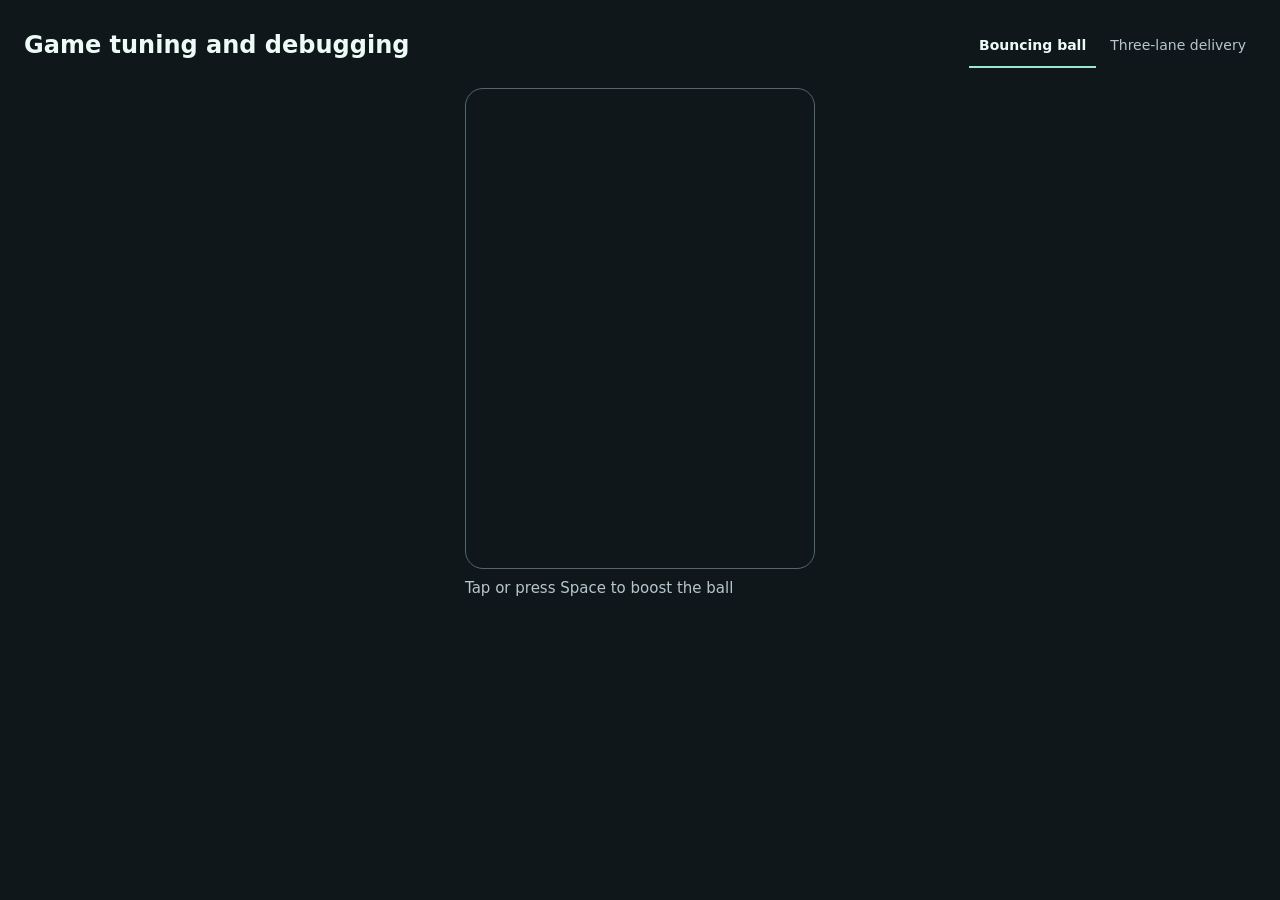
<file: index.html>
<!doctype html>
<html lang="ja">
<head>
  <meta charset="utf-8">
  <meta name="viewport" content="width=device-width, initial-scale=1">
  <meta http-equiv="refresh" content="0; url=assets/web/demo.html">
  <title>Game Debug Workbench · Demo / 見本</title>
</head>
<body>
  <p><a href="assets/web/demo.html"><span lang="en">Open the ball demo</span> / ボールの反発の見本を開く</a></p>
</body>
</html>
</file>
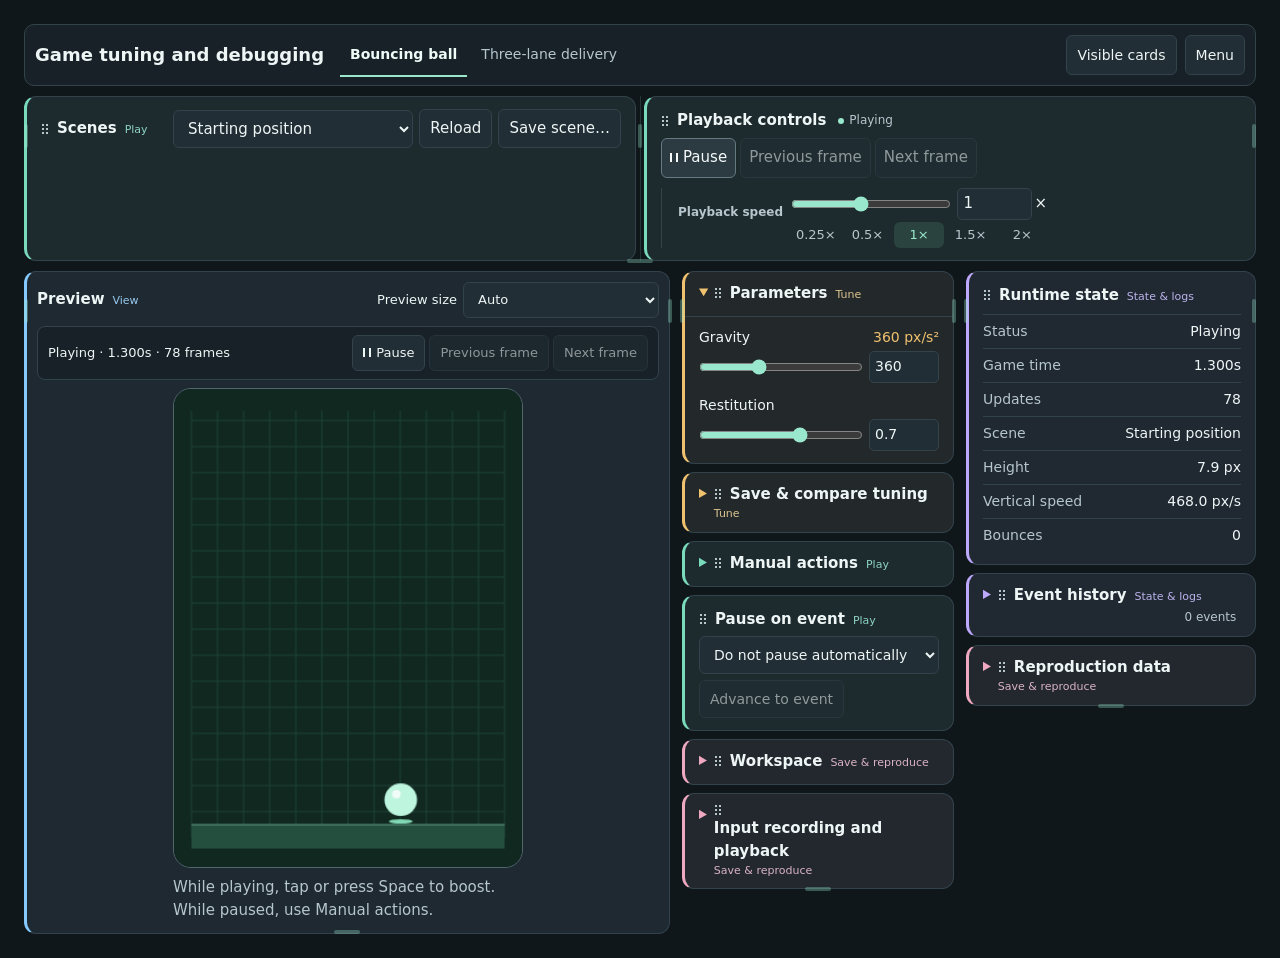
<file: assets/web/demo.html>
<!doctype html>
<html lang="en">
<head>
  <meta charset="utf-8">
  <meta name="viewport" content="width=device-width, initial-scale=1">
  <title>Game tuning and debugging</title>
  <link rel="stylesheet" href="debug-workbench.css">
  <link rel="stylesheet" href="workbench-board.css">
  <style>
    * { box-sizing: border-box; }
    body { margin: 0; background: #10171b; color: #edfbf7; font: 15px/1.55 system-ui, sans-serif; }
    main { margin: 0; padding: 24px; }
    .preview { width: min(100%, 350px); margin-inline: auto; }
    canvas { display: block; width: 100%; height: auto; border: 1px solid #52676b; border-radius: 18px; touch-action: none; }
    canvas:focus-visible { outline: 2px solid #99e8cd; outline-offset: 3px; }
    .gdw-viewport-fixed .preview { display: grid; grid-template-rows: minmax(0, 1fr) auto; width: 100%; height: 100%; }
    .gdw-viewport-fixed canvas { height: 100%; width: 100%; object-fit: contain; background: #112820; }
    .preview p { margin: 8px 0 0; color: #b6c6cd; }
    .gdw-viewport:not(.gdw-viewport-fixed) .preview > canvas { max-height: max(100px, calc(100dvh - 210px)); object-fit: contain; }
    @media (max-width: 540px) { main { padding: 14px; } .preview { width: min(100%, 280px); } }
  </style>
</head>
<body class="gdw-demo">
  <main>
    <header class="gdw-demo-header" data-gdw-page-header>
      <h1>Game tuning and debugging</h1>
      <nav aria-label="Choose a demo">
        <span aria-current="page">Bouncing ball</span>
        <a href="lane-demo.html">Three-lane delivery</a>
      </nav>
    </header>
    <div class="preview">
      <canvas width="320" height="440" tabindex="0" aria-label="Bouncing ball preview"></canvas>
      <p data-play-hint>Tap or press Space to boost the ball</p>
    </div>
  </main>
  <script src="workbench-board.js"></script>
  <script src="workbench-replay.js"></script>
  <script src="debug-workbench.js"></script>
  <script src="demo.js"></script>
</body>
</html>
</file>
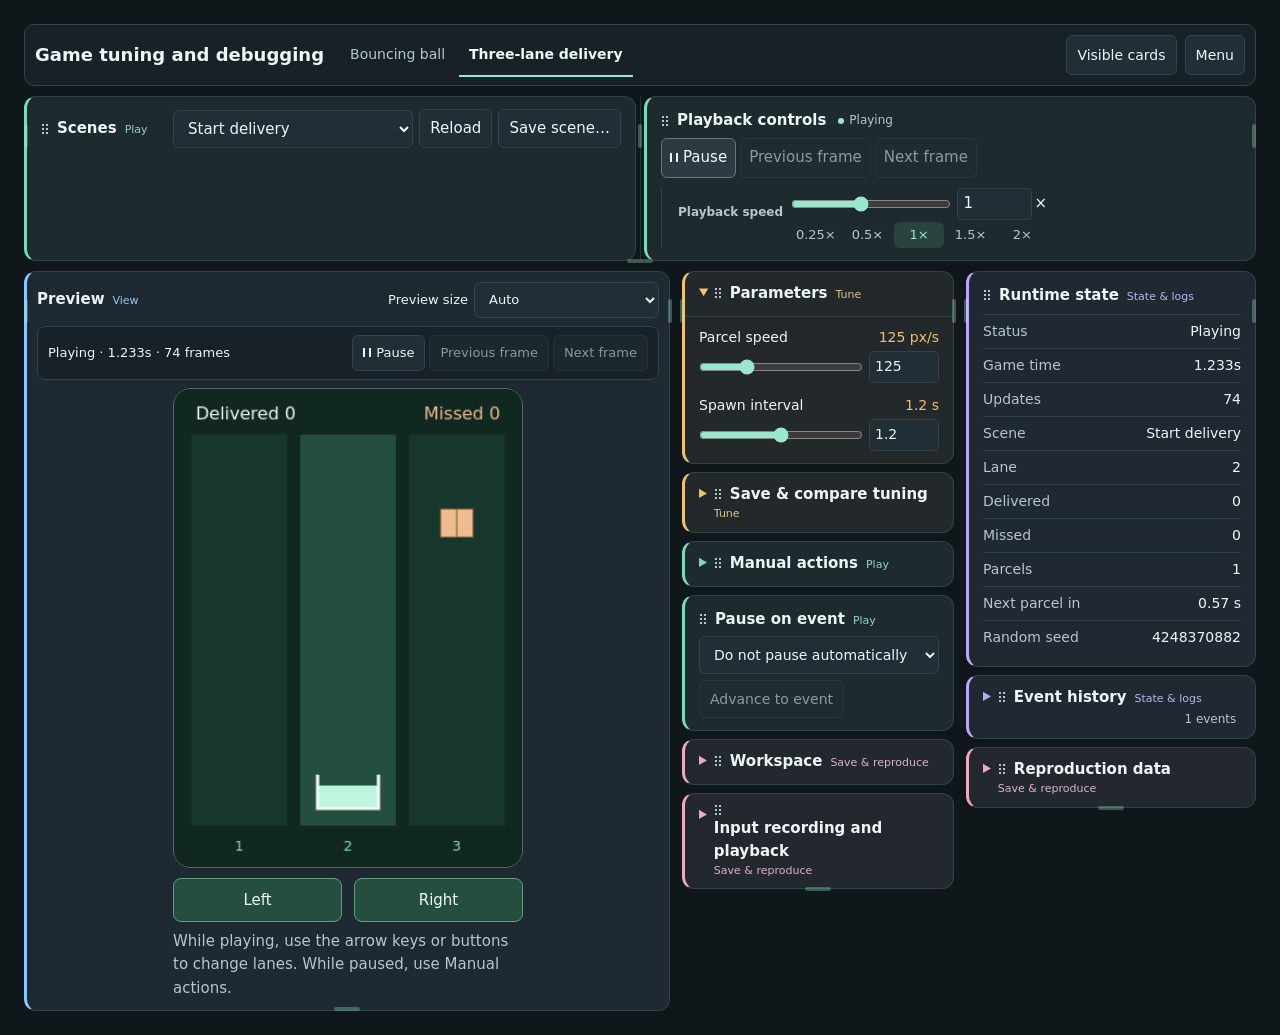
<file: assets/web/lane-demo.html>
<!doctype html>
<html lang="en">
<head>
  <meta charset="utf-8">
  <meta name="viewport" content="width=device-width, initial-scale=1">
  <title>Three-lane delivery · Debug demo</title>
  <link rel="stylesheet" href="debug-workbench.css">
  <link rel="stylesheet" href="workbench-board.css">
  <style>
    * { box-sizing: border-box; }
    body { margin: 0; background: #10171b; color: #edfbf7; font: 15px/1.55 system-ui, sans-serif; }
    main { margin: 0; padding: 24px; }
    .preview { width: min(100%, 350px); margin-inline: auto; }
    canvas { display: block; width: 100%; height: auto; border: 1px solid #52676b; border-radius: 18px; touch-action: none; }
    canvas:focus-visible, .lane-controls button:focus-visible { outline: 2px solid #99e8cd; outline-offset: 3px; }
    .lane-controls { display: flex; gap: 12px; margin-top: 10px; }
    .lane-controls button { flex: 1; min-height: 44px; color: #edfbf7; background: #244e3e; border: 1px solid #639d86; border-radius: 8px; font: inherit; cursor: pointer; }
    .preview p { margin: 8px 0 0; color: #b6c6cd; }
    .gdw-viewport:not(.gdw-viewport-fixed) .preview > canvas { max-height: max(100px, calc(100dvh - 280px)); object-fit: contain; }
    .gdw-viewport-fixed .preview { display: grid; grid-template-rows: minmax(0, 1fr) auto auto; width: 100%; height: 100%; }
    .gdw-viewport-fixed canvas { height: 100%; width: 100%; object-fit: contain; background: #112820; }
    @media (max-width: 540px) { main { padding: 14px; } .preview { width: min(100%, 280px); } }
  </style>
</head>
<body class="gdw-demo">
  <main>
    <header class="gdw-demo-header" data-gdw-page-header>
      <h1>Game tuning and debugging</h1>
      <nav aria-label="Choose a demo">
        <a href="demo.html">Bouncing ball</a>
        <span aria-current="page">Three-lane delivery</span>
      </nav>
    </header>
    <div class="preview">
      <canvas width="320" height="440" tabindex="0" aria-label="Three-lane delivery. Use the left and right arrow keys to catch parcels."></canvas>
      <div class="lane-controls" aria-label="Delivery controls">
        <button type="button" data-move="-1">Left</button>
        <button type="button" data-move="1">Right</button>
      </div>
      <p data-play-hint>Use the arrow keys or buttons to move under the parcels</p>
    </div>
  </main>
  <script src="workbench-board.js"></script>
  <script src="workbench-replay.js"></script>
  <script src="debug-workbench.js"></script>
  <script src="lane-demo.js"></script>
</body>
</html>
</file>
<file: assets/web/debug-workbench.css>
.gdw-demo-header {
  display: flex;
  flex-wrap: wrap;
  align-items: center;
  justify-content: space-between;
  gap: 8px 24px;
  min-width: 0;
  margin-bottom: 20px;
}
.gdw-demo-header h1 {
  margin: 0;
  font: 700 clamp(20px, 2vw, 24px)/1.4 system-ui, sans-serif;
  overflow-wrap: anywhere;
}
.gdw-demo-header nav {
  display: flex;
  flex-wrap: wrap;
  align-items: center;
  gap: 4px;
  margin: 0;
  font: 14px/1.5 system-ui, sans-serif;
}
.gdw-demo-header nav > :is(a, span) {
  display: inline-flex;
  align-items: center;
  min-height: 44px;
  padding: 8px 10px;
  border-bottom: 2px solid transparent;
  color: #b6c6cd;
  text-decoration: none;
}
.gdw-demo-header nav > [aria-current="page"] {
  border-bottom-color: #99e8cd;
  color: #edfbf7;
  font-weight: 700;
}
.gdw-demo-header nav > a:hover { color: #99e8cd; background: #222e35; }
.gdw-demo-header nav > a:focus-visible { outline: 2px solid #99e8cd; outline-offset: 2px; }
.gdw-header-row > .gdw-demo-header { margin: 0; flex-wrap: nowrap; justify-content: flex-start; gap: 16px; }
.gdw-header-row > .gdw-demo-header h1 { font-size: 18px; white-space: nowrap; }
.gdw-header-row .gdw-demo-header nav { width: auto; flex-wrap: nowrap; white-space: nowrap; }
.gdw-demo .gdw-header-menu nav { display: flex; flex-wrap: wrap; gap: 8px; margin: 0 0 12px; }
.gdw-demo .gdw-header-menu nav > * { display: inline-block; padding: 6px 8px; }
.gdw-demo .gdw-header-menu nav [aria-current] { border-bottom: 2px solid var(--gdw-accent); }
@media (max-width: 540px) {
  .gdw-demo-header { gap: 8px; }
  .gdw-demo-header nav { width: 100%; }
  .gdw-header-compact .gdw-demo-header h1 { font-size: 16px; overflow: hidden; text-overflow: ellipsis; }
}

.game-debug-workbench {
  --gdw-panel: #182127;
  --gdw-border: #33434c;
  --gdw-muted: #b6c6cd;
  --gdw-accent: #99e8cd;
  display: grid;
  grid-template-columns: minmax(215px, 272px) minmax(0, 1fr) minmax(230px, 290px);
  grid-template-areas: "controls preview observer";
  gap: 18px;
  align-items: start;
}
.gdw-controls, .gdw-observer {
  color: #edf5f5;
  font: 14px/1.5 system-ui, sans-serif;
  color-scheme: dark;
}
.gdw-controls *, .gdw-observer * { box-sizing: border-box; }
.gdw-controls { grid-area: controls; }
.gdw-observer { grid-area: observer; }
.gdw-controls, .gdw-observer { display: grid; gap: 8px; min-width: 0; align-content: start; }
.gdw-controls[hidden] { display: none; }
.game-debug-workbench:not(.gdw-custom-board):has(> .gdw-controls[hidden]) {
  grid-template-columns: minmax(0, 1fr) minmax(0, 290px);
  grid-template-areas: "preview observer";
}
.gdw-stage {
  grid-area: preview;
  display: flex;
  flex-direction: column;
  min-width: 0;
  min-height: 0;
  max-height: calc(100vh - 32px);
  max-height: calc(100dvh - 32px);
}
.gdw-preview-body { width: 100%; min-height: 0; overflow: auto; overscroll-behavior: contain; }
.gdw-preview-body:focus-visible { outline: 2px solid var(--gdw-accent); outline-offset: -2px; }
.gdw-preview-time {
  box-sizing: border-box;
  display: flex;
  flex-wrap: wrap;
  align-items: center;
  justify-content: space-between;
  gap: 6px 12px;
  flex: none;
  width: 100%;
  padding: 8px 10px;
  color: #edf5f5;
  background: var(--gdw-panel);
  border: 1px solid var(--gdw-border);
  border-radius: 8px;
  font: 13px/1.4 system-ui, sans-serif;
  color-scheme: dark;
}
.gdw-preview-time * { box-sizing: border-box; }
.gdw-preview-time .gdw-buttons { flex-wrap: wrap; gap: 4px; margin: 0; }
.gdw-preview-time .gdw-buttons button {
  flex: 0 0 auto;
  min-width: 0;
  min-height: 36px;
  padding: 5px 10px;
  border: 1px solid var(--gdw-border);
  border-radius: 6px;
  color: inherit;
  background: #222e35;
  font: inherit;
  cursor: pointer;
}
.gdw-preview-time button:disabled { cursor: default; }
.gdw-preview-time button:not(:disabled):hover { border-color: var(--gdw-accent); }
.gdw-preview-time :focus-visible { outline: 2px solid var(--gdw-accent); outline-offset: 2px; }
.gdw-preview-timing { margin: 0; font-variant-numeric: tabular-nums; }
.gdw-preview-time + .gdw-preview-body { margin-top: 8px; }
/* 領域に高さ上限があっても、操作列を残して本文だけをスクロールする。 */
.gdw-custom-board [data-gdw-lane] .gdw-stage {
  max-height: calc(100vh - 32px);
  max-height: calc(100dvh - 32px);
}
.gdw-custom-board [data-gdw-lane].gdw-capped .gdw-stage {
  /* 上限が操作列より低い場合も、領域をスクロールすればゲームに届く。 */
  max-height: max(16rem, min(calc(100vh - 32px), calc(var(--gdw-height) - 2px)));
  max-height: max(16rem, min(calc(100dvh - 32px), calc(var(--gdw-height) - 2px)));
}
:is(.gdw-controls, .gdw-observer) section, section[data-gdw-card] {
  padding: 12px 14px;
  background: var(--gdw-panel);
  border: 1px solid var(--gdw-border);
  border-radius: 12px;
}
:is(.gdw-controls :is(section, .gdw-fold-body), section[data-gdw-card], section[data-gdw-card] .gdw-fold-body) > button { margin: 0 6px 4px 0; }
:is(.gdw-controls, .gdw-observer, [data-gdw-card]) h2 { margin: 0 0 8px; font-size: 15px; }
.game-debug-workbench .gdw-foldable { padding: 0; }
.gdw-foldable > details > summary {
  padding: 10px 14px;
  min-height: 44px;
  cursor: pointer;
  border-radius: 11px;
}
.gdw-foldable > details > summary:hover { background: #222e35; }
.gdw-foldable > details > summary:focus-visible { outline-offset: -3px; }
.gdw-foldable summary::marker { color: var(--gdw-accent); }
[data-gdw-genre="view"] { --gdw-genre-ink: #86c9ff; }
[data-gdw-genre="play"] { --gdw-genre-ink: #79dbbc; }
[data-gdw-genre="tune"] { --gdw-genre-ink: #f0c16e; }
[data-gdw-genre="inspect"] { --gdw-genre-ink: #bea8fb; }
[data-gdw-genre="save"] { --gdw-genre-ink: #eea8bf; }

.game-debug-workbench :is(section, .gdw-stage)[data-gdw-genre] {
  border-inline-start: 3px solid var(--gdw-genre-ink);
  background-color: color-mix(in srgb, var(--gdw-genre-ink) 5%, var(--gdw-panel));
}
.gdw-card-heading {
  display: flex;
  flex-wrap: wrap;
  align-items: baseline;
  gap: 1px 8px;
}
.gdw-card-heading .gdw-genre-name {
  color: color-mix(in srgb, var(--gdw-genre-ink) 65%, var(--gdw-muted));
  font-size: 11px;
  font-weight: 500;
  line-height: 1.4;
  white-space: nowrap;
}
.gdw-card-header {
  display: flex;
  flex-wrap: wrap;
  align-items: center;
  gap: 6px 14px;
  min-width: 0;
}
.game-debug-workbench .gdw-card-header > .gdw-card-heading {
  flex: 1 1 auto;
  min-width: 0;
  margin: 0;
}
.gdw-card-header > :is(.gdw-buttons, .gdw-choice-row) {
  flex: 0 1 auto;
  min-width: 0;
  max-width: 100%;
  margin: 0;
}
.gdw-card-header > .gdw-choice-row { flex-basis: 20rem; }
[data-gdw-card="scenes"] .gdw-choice-row { flex-basis: 28rem; }
.gdw-card-header > .gdw-buttons button { white-space: nowrap; }
.gdw-foldable > details > summary .gdw-card-heading {
  display: inline-flex;
  vertical-align: top;
  width: calc(100% - 1.3em);
  margin: 0;
}
.gdw-foldable[data-gdw-genre] > details > summary::marker { color: var(--gdw-genre-ink); }
.gdw-fold-body { padding: 10px 14px 12px; border-top: 1px solid var(--gdw-border); }
:is(.gdw-controls, section[data-gdw-card]) label { display: block; }
:is(.gdw-controls, section[data-gdw-card]) label + label { margin-block-start: 12px; }
:is(.gdw-controls, .gdw-observer, .gdw-layout-bar, [data-gdw-card]) button, .gdw-select select, .gdw-select input, .gdw-scene-save input {
  min-height: 40px;
  padding: 7px 10px;
  border: 1px solid var(--gdw-border);
  border-radius: 6px;
  background: #222e35;
  color: inherit;
  font: inherit;
}
:is(.gdw-controls, .gdw-observer, .gdw-layout-bar, [data-gdw-card]) button:not(:disabled) { cursor: pointer; }
:is(.gdw-controls, .gdw-observer, .gdw-layout-bar, [data-gdw-card]) button:not(:disabled):hover { border-color: var(--gdw-accent); }
.game-debug-workbench :is(button, select):disabled { opacity: 0.55; }
:is(.gdw-controls, .gdw-observer, .gdw-layout-bar, [data-gdw-card]) :focus-visible { outline: 2px solid var(--gdw-accent); outline-offset: 2px; }
.gdw-buttons { display: flex; gap: 8px; flex-wrap: wrap; margin-bottom: 12px; }
.gdw-frame-button { touch-action: none; user-select: none; -webkit-touch-callout: none; }
.game-debug-workbench [data-gdw-time="pause"] { background: #2c3b42; border-color: #647982; color: #f5fafb; }
.game-debug-workbench [data-gdw-time="pause"]::before { content: ''; display: inline-block; width: 8px; height: 9px; box-sizing: border-box; border-inline: 2px solid; margin-inline-end: 5px; }
.game-debug-workbench [data-gdw-time="pause"][data-paused="true"]::before {
  border: 0; background: currentColor; clip-path: polygon(0 0, 100% 50%, 0 100%);
}
section:has(> .gdw-transport) { align-self: start; container: gdw-time / inline-size; }
.gdw-transport { align-items: stretch; gap: 10px 16px; }
.gdw-playback-group, .gdw-time-controls { min-width: 0; }
.gdw-playback-group { display: grid; align-content: center; gap: 6px; }
.gdw-playback-title { display: flex; flex-wrap: wrap; align-items: center; gap: 6px 12px; }
.game-debug-workbench .gdw-playback-title h2 { margin: 0; }
.gdw-playback-title .gdw-genre-name { display: none; }
.gdw-clock-state {
  display: inline-flex;
  align-items: center;
  gap: 5px;
  font-size: 12px;
  color: var(--gdw-muted);
  white-space: nowrap;
}
.gdw-clock-state::before { content: ''; width: 6px; height: 6px; border-radius: 50%; background: var(--gdw-accent); }
.gdw-clock-state[data-paused="true"]::before { border-radius: 1px; background: #f0c16e; }
.gdw-playback-group .gdw-buttons { gap: 4px; margin: 0; }
.gdw-playback-group .gdw-buttons button { min-height: 36px; white-space: nowrap; }
.gdw-time-controls { border-inline-start: 1px solid var(--gdw-border); padding-inline-start: 16px; align-self: center; }
.gdw-rates { display: grid; grid-template-columns: auto minmax(0, 1fr); align-items: baseline; gap: 8px; min-width: 0; }
.gdw-rates > span { font-size: 12px; font-weight: 600; color: var(--gdw-muted); }
.gdw-rate-scale {
  width: clamp(12rem, calc(var(--gdw-rate-count) * 3.2rem), 21rem);
  max-width: 100%;
  min-width: 0;
}
.gdw-slider-line {
  display: flex;
  flex-wrap: wrap;
  align-items: center;
  gap: 2px 6px;
  min-width: 0;
}
.gdw-slider-line input[type="range"] {
  flex: 1 1 3.5rem;
  min-width: 0;
  width: 0;
  min-height: 24px;
  margin: 0;
  accent-color: var(--gdw-accent);
  cursor: pointer;
}
.gdw-rate-entry { display: inline-flex; align-items: center; gap: 2px; max-width: 100%; }
.gdw-number-input {
  box-sizing: border-box;
  width: 5em;
  max-width: 100%;
  min-width: 0;
  min-height: 32px;
  padding: 3px 5px;
  border: 1px solid var(--gdw-border);
  border-radius: 5px;
  background: #222e35;
  color: inherit;
  font: inherit;
  font-variant-numeric: tabular-nums;
}
.gdw-number-input[aria-invalid="true"] { border-color: #ed9393; }
.gdw-rate-choices {
  display: grid;
  grid-template-columns: repeat(auto-fit, minmax(min(2.2rem, 100%), 1fr));
  gap: 2px;
  margin-block-start: 2px;
}
.gdw-rate-choices button {
  min-width: 0;
  min-height: 26px;
  padding: 2px 0;
  border-color: transparent;
  background: transparent;
  color: var(--gdw-muted);
  font-size: 13px;
  font-variant-numeric: tabular-nums;
  white-space: nowrap;
}
.gdw-rate-choices button[aria-pressed="true"] {
  border-color: transparent;
  background: #2b433e;
  color: var(--gdw-accent);
}
.gdw-rate-choices button[aria-pressed="true"]:disabled { opacity: 1; }
@container gdw-time (max-width: 32rem) {
  .gdw-transport { display: grid; gap: 8px; }
  .gdw-playback-group { display: flex; flex-wrap: wrap; align-items: center; gap: 5px 10px; }
  .gdw-time-controls { border-inline-start: 0; border-block-start: 1px solid var(--gdw-border); padding: 6px 0 0; }
  .gdw-rates { grid-template-columns: auto minmax(0, 1fr); align-items: start; gap: 8px; }
  .gdw-rates > span { align-self: start; line-height: 32px; }
}
@container gdw-time (max-width: 15rem) {
  .gdw-rates { grid-template-columns: minmax(0, 1fr); gap: 2px; }
  .gdw-rates > span { line-height: inherit; }
}
@media (pointer: coarse) {
  .gdw-slider-line input[type="range"], .gdw-number-input { min-height: 40px; }
  .gdw-rate-choices button, .gdw-playback-group .gdw-buttons button, .gdw-preview-time .gdw-buttons button { min-height: 44px; }
}
.gdw-buttons button { padding-inline: 8px; }
.gdw-replay-results { overflow-wrap: anywhere; }
.gdw-replay-actions { display: grid; gap: 8px; }
.gdw-replay-actions > div { display: grid; grid-template-columns: repeat(2, minmax(0, 1fr)); gap: 6px; }
.gdw-replay-actions > div + div { border-block-start: 1px solid var(--gdw-border); padding-block-start: 8px; }
.gdw-replay-actions button { padding-inline: 5px; }
.gdw-recording-summary, .gdw-compare-hint, .gdw-save-scope { margin: 0 0 8px; color: var(--gdw-muted); font-size: 13px; }
.gdw-compare-hint { margin: 6px 0 0; }
.gdw-compare-hint:empty { display: none; }
.gdw-replay-results dl { margin: 4px 0; }
.gdw-replay-results dd { margin: 0 0 6px; font-variant-numeric: tabular-nums; }
.gdw-profile-row { margin-bottom: 8px; }
.gdw-profile-row button { flex: 1 1 auto; }
.game-debug-workbench .gdw-reset-tuning { border-color: transparent; background: transparent; color: var(--gdw-muted); }
.gdw-select :is(input, select) {
  box-sizing: border-box;
  display: block;
  width: 100%;
  margin-block: 4px 8px;
}
.gdw-choice-row, .gdw-action-buttons {
  display: flex;
  flex-wrap: wrap;
  align-items: center;
  gap: 6px;
}
.gdw-choice-row .gdw-select { flex: 1 1 9rem; min-width: 0; }
.gdw-choice-row .gdw-select > span {
  position: absolute;
  width: 1px;
  height: 1px;
  overflow: hidden;
  clip-path: inset(50%);
  white-space: nowrap;
}
.gdw-choice-row .gdw-select select { min-width: 0; min-height: 38px; margin: 0; }
.gdw-choice-row button, .gdw-action-buttons button { min-height: 38px; max-width: 100%; }
.gdw-action-hint { margin: 0 0 8px; color: var(--gdw-muted); }
.gdw-preview-header {
  display: flex;
  flex: none;
  flex-wrap: wrap;
  align-items: center;
  justify-content: space-between;
  gap: 4px 12px;
  min-width: 0;
  margin-bottom: 8px;
}
.gdw-preview-header .gdw-preview-title { margin: 0; }
.gdw-preview-header .gdw-select {
  display: flex;
  flex-wrap: wrap;
  align-items: center;
  gap: 4px 6px;
  min-width: 0;
  max-width: 100%;
  font: 13px/1.4 system-ui, sans-serif;
}
.gdw-preview-header .gdw-select select {
  min-width: 0;
  width: auto;
  max-width: 100%;
  min-height: 36px;
  margin: 0;
  color: #edf5f5;
  color-scheme: dark;
}
.gdw-scene-save {
  box-sizing: border-box;
  width: min(22rem, calc(100% - 24px));
  padding: 18px;
  border: 1px solid #607580;
  border-radius: 10px;
  background: var(--gdw-panel);
  color: #edf5f5;
  color-scheme: dark;
  font: 14px/1.5 system-ui, sans-serif;
}
.gdw-scene-save::backdrop { background: #09101499; }
.gdw-scene-save .gdw-action-buttons { justify-content: flex-end; }
.gdw-scene-save form { padding-block: 2px 6px; }
.gdw-scene-save input {
  display: block;
  width: 100%;
  margin-block: 4px 8px;
}
.gdw-select select:not(:disabled), :is(.gdw-controls, [data-gdw-card]) summary { cursor: pointer; }
.gdw-fold-body details { margin-top: 8px; }
:is(.gdw-controls, [data-gdw-card]) details ul { margin: 6px 0 0; padding-inline-start: 20px; color: var(--gdw-muted); }
.gdw-status { margin: 4px 0 0; color: var(--gdw-muted); }
.gdw-status:empty { margin: 0; }
:is(.gdw-observer, [data-gdw-card]) textarea {
  width: 100%;
  margin-top: 8px;
  padding: 6px;
  border: 1px solid var(--gdw-border);
  border-radius: 6px;
  background: #10171b;
  color: inherit;
  resize: vertical;
}
.gdw-stage-scroll { overflow: hidden; }
.gdw-stage-scroll:focus-visible { outline: 2px solid var(--gdw-accent); outline-offset: 2px; }
.gdw-viewport { margin-inline: auto; }
.gdw-viewport-fixed { overflow: auto; }
.gdw-viewport-fixed > iframe { display: block; width: 100%; height: 100%; border: 0; }
@media (min-width: 851px) {
  .gdw-stage, .gdw-controls, .gdw-observer {
    position: sticky;
    top: 16px;
    max-height: calc(100vh - 32px);
    max-height: calc(100dvh - 32px);
    overflow: auto;
  }
  .gdw-stage { overflow: hidden; }
  .gdw-controls, .gdw-observer { scrollbar-width: thin; scrollbar-color: var(--gdw-border) transparent; }
}
.gdw-tuning output { float: right; color: var(--gdw-genre-ink, var(--gdw-muted)); font-variant-numeric: tabular-nums; }
.gdw-tuning + .gdw-tuning { margin-block-start: 12px; }
.gdw-history-count { color: var(--gdw-muted); margin-inline-start: auto; font-size: 12px; font-weight: 400; font-variant-numeric: tabular-nums; }
.gdw-tuning .gdw-slider-line { clear: both; margin-block-start: 3px; }
:is(.gdw-observer, [data-gdw-card='state']) dl, :is(.gdw-observer, [data-gdw-card='events']) ol { margin: 0; }
:is(.gdw-observer, [data-gdw-card='state']) dl > div {
  display: flex;
  justify-content: space-between;
  gap: 8px;
  border-top: 1px solid var(--gdw-border);
  padding-block: 6px;
}
:is(.gdw-observer, [data-gdw-card='state']) dt { color: var(--gdw-muted); }
:is(.gdw-observer, [data-gdw-card='state']) dd { margin: 0; text-align: end; overflow-wrap: anywhere; font-variant-numeric: tabular-nums; }
:is(.gdw-observer, [data-gdw-card='events']) ol {
  padding: 0;
  max-height: 200px;
  overflow: auto;
  list-style: none;
  overflow-wrap: anywhere;
  color: var(--gdw-muted);
}
:is(.gdw-observer, [data-gdw-card='events']) ol:empty::before { content: "イベントはまだありません"; }
:is(.gdw-observer, [data-gdw-card='events']) ol:empty:lang(en)::before { content: "No events yet"; }
[data-gdw-card="events"] li { display: flex; align-items: baseline; gap: 8px; padding-block: 4px; color: #edf5f5; }
[data-gdw-card="events"] li + li { border-top: 1px solid var(--gdw-border); }
.gdw-log-time { flex: none; min-width: 4.3em; text-align: end; color: var(--gdw-muted); font: 12px/1.5 ui-monospace, monospace; }
@media (max-width: 850px) {
  .game-debug-workbench:not(.gdw-custom-board):has(> .gdw-controls[hidden]) {
    grid-template-columns: minmax(0, 1fr);
    grid-template-areas: "preview" "observer";
  }
  .game-debug-workbench {
    grid-template-columns: repeat(2, minmax(0, 1fr));
    grid-template-areas: "preview preview" "controls observer";
  }
}
@media (max-width: 540px) {
  .game-debug-workbench {
    grid-template-columns: minmax(0, 1fr);
    grid-template-areas: "preview" "controls" "observer";
    gap: 12px;
  }
}
</file>
<file: assets/web/workbench-board.css>
/* カード配置はオプションで有効にする。 */
.gdw-board-scroll { width: 100%; min-width: 0; max-width: 100%; }
.gdw-board-scroll.gdw-board-fixed { overflow-x: auto; }
.gdw-board-surface {
  container: gdw-board / inline-size;
  width: 100%;
  margin-inline: auto;
}
.gdw-custom-board {
  position: relative;
  grid-template-columns: var(--gdw-wide, minmax(0, 1fr) minmax(215px, 272px) minmax(230px, 290px));
  grid-template-areas: "layout layout layout" "top top top" "left center right";
  gap: 10px 12px;
}
.gdw-custom-board [data-gdw-lane] {
  display: grid;
  gap: 8px;
  min-width: 0;
  align-content: start;
}
.gdw-custom-board [data-gdw-card][data-gdw-user-hidden],
.gdw-custom-board:has([data-gdw-card="work-presets"][data-gdw-user-hidden]) .gdw-work-shortcut,
.gdw-custom-board:not(.gdw-layout-editing, .gdw-board-dragging) [data-gdw-lane]:not(:has(> [data-gdw-card]:not([hidden], [data-gdw-user-hidden]))) {
  display: none;
}
.gdw-custom-board:not(.gdw-layout-editing, .gdw-board-dragging):not(:has([data-gdw-lane="top"] > [data-gdw-card]:not([hidden], [data-gdw-user-hidden]))) {
  grid-template-areas: "layout layout layout" "left center right";
}
.gdw-custom-board :is(.gdw-controls, .gdw-observer, .gdw-stage-scroll) {
  position: static;
  max-height: none;
}
.gdw-custom-board :is(.gdw-controls, .gdw-observer) { overflow: visible; }
.gdw-custom-board [data-gdw-lane="top"] {
  grid-area: top;
  grid-template-columns: minmax(0, 1fr);
}
.gdw-custom-board [data-gdw-lane="bottom"] { grid-column: 1 / -1; }
.gdw-custom-board [data-gdw-lane].gdw-capped {
  box-sizing: border-box;
  max-height: var(--gdw-height);
  overflow: auto;
  grid-auto-rows: max-content;
}
.gdw-custom-board [data-gdw-lane].gdw-width-capped {
  box-sizing: border-box;
  width: 100%;
  max-width: var(--gdw-lane-width);
  justify-self: start;
  margin-left: max(0px, calc((100% - var(--gdw-lane-width)) * var(--gdw-lane-anchor)));
  overflow-x: auto;
}
.gdw-custom-board [data-gdw-lane="left"] { grid-area: left; }
.gdw-custom-board [data-gdw-lane="center"] { grid-area: center; }
.gdw-custom-board [data-gdw-lane="right"] { grid-area: right; }
.gdw-custom-board [data-gdw-card] { min-width: 0; }
.gdw-custom-board [data-gdw-card], .gdw-layout-bar { color: #edf5f5; color-scheme: dark; }
.gdw-custom-board [data-gdw-card] *, .gdw-layout-bar * { box-sizing: border-box; }
.gdw-custom-board .gdw-stage {
  grid-area: auto;
  padding: 10px;
  background: var(--gdw-panel);
  border: 1px solid var(--gdw-border);
  border-radius: 12px;
}
.gdw-custom-board .gdw-stage > .gdw-preview-title { width: 100%; text-align: start; }
.gdw-custom-board .gdw-stage > :not(.gdw-preview-title) { max-width: 100%; }
.gdw-layout-bar {
  grid-area: layout;
  position: sticky;
  left: 0;
  z-index: 6;
  justify-self: start;
  width: min(100%, var(--gdw-visible-width, 100%));
  box-sizing: border-box;
  color: #edf5f5;
  font: 14px/1.5 system-ui, sans-serif;
  color-scheme: dark;
  min-width: 0;
  padding: 8px 10px;
  border: 1px solid var(--gdw-border);
  border-radius: 10px;
  background: var(--gdw-panel);
}
.gdw-layout-main, .gdw-layout-form {
  display: flex;
  flex-wrap: wrap;
  align-items: center;
  gap: 6px 8px;
}
.gdw-header-row { display: flex; flex-wrap: nowrap; align-items: center; gap: 8px; min-width: 0; }
.gdw-header-row > * { flex: none; }
.gdw-current-page, .gdw-mobile-edit-tools { display: none; }
.gdw-show-current-page > h1 { position: absolute; clip-path: inset(50%); width: 1px; height: 1px; overflow: hidden; }
.gdw-show-current-page .gdw-current-page { display: block; overflow: hidden; text-overflow: ellipsis; white-space: nowrap; font-size: 16px; font-weight: 700; }
.gdw-layout-editing .gdw-header-compact .gdw-mobile-edit-tools { display: flex; gap: 4px; }
.gdw-layout-editing .gdw-header-compact > .gdw-card-picker { display: none; }
.gdw-mobile-edit-tools button { white-space: nowrap; }
.gdw-header-row > :first-child { margin-inline-end: auto; }
.gdw-header-row .gdw-layout-main, .gdw-header-row .gdw-board-sizing { flex-wrap: nowrap; white-space: nowrap; }
.gdw-header-row .gdw-layout-select select { width: 9em; }
.gdw-header-row .gdw-layout-undo-hint { display: none; }
.gdw-header-row > button, .gdw-header-row .gdw-layout-main > button { white-space: nowrap; }
.gdw-header-row.gdw-header-compact > :first-child { flex: 1 1 auto; min-width: 0; overflow: hidden; }
.gdw-inline-bar button[hidden] { display: none; }
.gdw-inline-bar > .gdw-layout-status:not(:empty) {
  position: absolute;
  inset-inline-end: 0;
  top: 100%;
  z-index: 2;
  max-width: 100%;
  padding: 5px 10px;
  border: 1px solid var(--gdw-border);
  border-radius: 6px;
  background: var(--gdw-panel);
  color: inherit;
  pointer-events: none;
}
.gdw-header-menu, .gdw-header-save { max-height: calc(100dvh - 32px); overflow: auto; }
.gdw-header-menu .gdw-layout-main { align-items: stretch; }
.gdw-header-menu .gdw-layout-select, .gdw-header-menu .gdw-board-sizing { flex-basis: 100%; }
.gdw-header-menu .gdw-layout-select select { width: auto; flex: 1; }
.gdw-header-menu .gdw-board-sizing label { display: inline-flex; align-items: center; margin: 0; }
.gdw-header-menu .gdw-layout-main .gdw-layout-select { margin: 0; }
.gdw-layout-select select option { background: #222e35; color: #edf5f5; }
.gdw-layout-main > h1 { margin: 0 auto 0 0; }
.gdw-layout-undo:disabled { display: none; }
.gdw-layout-undo, .gdw-size-reset button { white-space: nowrap; }
.gdw-board-sizing, .gdw-board-sizing label { display: inline-flex; align-items: center; gap: 6px; }
.gdw-board-sizing { max-width: 100%; flex-wrap: wrap; }
.gdw-board-sizing .gdw-board-pixels { gap: 3px; color: var(--gdw-muted); }
.gdw-board-pixels input { width: 5.5em; font-variant-numeric: tabular-nums; }
.gdw-board-pixels input:disabled { color: var(--gdw-muted); }
.gdw-board-pixels:has(input:disabled) input {
  appearance: textfield;
  border-color: transparent;
  padding-inline-end: 1px;
  background: transparent;
  text-align: end;
}
.gdw-board-pixels input:disabled::-webkit-inner-spin-button { display: none; }
.gdw-layout-main .gdw-layout-select {
  display: flex;
  align-items: center;
  gap: 8px;
  min-width: 0;
}
.gdw-layout-select select, .gdw-layout-form input, .gdw-board-sizing :is(select, input) {
  min-width: 0;
  min-height: 36px;
  padding: 5px 8px;
  border: 1px solid var(--gdw-border);
  border-radius: 7px;
  background: #222e35;
  color: inherit;
  font: inherit;
}
.gdw-layout-select select { width: min(26vw, 200px); min-width: 104px; }
.gdw-layout-status { margin: 6px 0 0; color: var(--gdw-muted); font-size: 13px; }
.gdw-layout-status:empty { display: none; }
.gdw-placement-hint { margin: 6px 0 0; color: var(--gdw-muted); font-size: 12px; }
.gdw-placement-picker {
  box-sizing: border-box;
  width: min(calc(100% - 32px), 340px);
  padding: 18px;
  color: #edf5f5;
  background: var(--gdw-panel);
  border: 1px solid var(--gdw-border);
  border-radius: 10px;
}
.gdw-placement-picker::backdrop { background: #080e12ab; }
.gdw-placement-picker h2 { margin: 0 0 12px; font-size: 16px; overflow-wrap: anywhere; }
.gdw-placement-picker select { min-width: 0; max-width: 100%; }
.gdw-placement-picker label { display: grid; gap: 4px; margin: 10px 0; }
.gdw-placement-picker.gdw-visibility[open] {
  display: flex;
  flex-direction: column;
  width: min(440px, calc(100% - 24px));
  max-height: calc(100dvh - 32px);
}
.gdw-visibility-options { overflow: auto; min-height: 0; }
.gdw-visibility-options fieldset {
  border: 0;
  border-top: 1px solid var(--gdw-border);
  margin: 4px 0 10px;
  padding: 4px 0 0;
}
.gdw-visibility-options legend { color: var(--gdw-muted); padding: 0 8px 0 0; font-size: 12px; }
.gdw-visibility-options label[hidden], .gdw-visibility-options fieldset:not(:has(label:not([hidden]))) { display: none; }
.gdw-visibility-options label {
  display: inline-flex;
  align-items: center;
  gap: 8px;
  padding-inline: 4px 12px;
  margin: 0;
  min-height: 36px;
  cursor: pointer;
}
.gdw-visibility-options input[type="checkbox"] {
  width: 16px;
  height: 16px;
  min-height: 0;
  padding: 0;
  margin: 0;
  accent-color: var(--gdw-accent);
}
.gdw-visibility .gdw-picker-actions { flex-shrink: 0; }
.gdw-picker-actions { display: flex; flex-wrap: wrap; justify-content: flex-end; gap: 8px; margin-top: 16px; }
.gdw-layout-form { margin-top: 8px; }
.gdw-layout-form input { width: min(100%, 200px); }
.gdw-layout-undo-hint { color: var(--gdw-muted); font-size: 12px; }
.gdw-layout-form[hidden], .gdw-scroll-cue[hidden],
.gdw-layout-undo-hint[hidden], .gdw-width-boundary[hidden], .gdw-lane-reset[hidden],
.gdw-width-readout[hidden], .gdw-placement-hint[hidden] { display: none; }
.gdw-layout-editing .gdw-layout-main > .gdw-layout-toggle {
  background: var(--gdw-accent);
  border-color: transparent;
  color: #132923;
}
.gdw-layout-editing [data-gdw-lane] {
  min-height: 76px;
  padding: 7px;
  border: 1px dashed #52717d;
  border-radius: 9px;
}
.gdw-layout-editing [data-gdw-lane]::before {
  content: attr(data-gdw-lane-label);
  grid-column: 1 / -1;
  color: var(--gdw-muted);
  font-size: 12px;
}
.gdw-layout-editing [data-gdw-lane] { gap: 8px; }
.gdw-layout-editing [data-gdw-lane].gdw-sizing-target { border-color: var(--gdw-accent); }
.gdw-width-boundary {
  position: absolute;
  inset: 0 0 auto;
  height: 0;
  z-index: 4;
  pointer-events: none;
}
.gdw-width-edge {
  position: absolute;
  width: 14px;
  cursor: ew-resize;
  pointer-events: auto;
  touch-action: none;
  user-select: none;
}
@media (pointer: coarse) {
  .gdw-width-edge { width: 24px; }
}
.gdw-width-edge::after {
  content: '';
  position: absolute;
  left: var(--gdw-grip-x, 50%);
  top: min(28px, 25%);
  transform: translateX(-50%);
  width: 4px;
  height: 24px;
  border-radius: 3px;
  background: var(--gdw-accent);
}
.gdw-height-edge {
  position: absolute;
  height: 12px;
  cursor: ns-resize;
  pointer-events: auto;
  touch-action: none;
  user-select: none;
}
.gdw-height-edge::after {
  content: '';
  position: absolute;
  top: var(--gdw-height-grip-y, 4px);
  left: 50%;
  transform: translate(-50%, -50%);
  width: 26px;
  height: 4px;
  border-radius: 3px;
  background: var(--gdw-accent);
}
.gdw-width-edge::after, .gdw-height-edge::after { opacity: .75; }
.gdw-width-edge:is(:hover, :focus-visible, :active)::after,
.gdw-height-edge:is(:hover, :focus-visible, :active)::after { opacity: 1; }
.gdw-width-edge:focus-visible, .gdw-height-edge:focus-visible {
  outline: 2px solid var(--gdw-accent);
  outline-offset: -2px;
}
.gdw-lane-reset {
  position: absolute;
  pointer-events: auto;
  width: max-content;
  min-width: 48px;
  min-height: 26px;
  white-space: nowrap;
  padding: 1px 6px;
  border: 1px solid var(--gdw-border);
  border-radius: 4px;
  color: #edf5f5;
  background: var(--gdw-panel);
  font: 12px/1.4 system-ui, sans-serif;
  cursor: pointer;
}
.gdw-lane-reset:focus-visible { outline: 2px solid var(--gdw-accent); }
.gdw-size-reset .gdw-picker-actions { display: grid; justify-content: stretch; }
.gdw-size-reset button { min-height: 36px; text-align: start; white-space: normal; }
.gdw-size-reset button:last-child { justify-self: end; }
@media (pointer: coarse) {
  .gdw-height-edge { height: 16px; }
}
.gdw-width-readout {
  position: absolute;
  padding: 2px 6px;
  border-radius: 4px;
  color: #12221e;
  background: var(--gdw-accent);
  font: 600 12px/1.5 system-ui, sans-serif;
  white-space: nowrap;
}
.gdw-scroll-cue {
  position: absolute;
  z-index: 3;
  transform: translate(-50%, -100%);
  padding: 2px 10px;
  border: 1px solid var(--gdw-border);
  border-radius: 12px;
  color: #edf5f5;
  background: #222e35;
  box-shadow: 0 2px 5px #0006;
  font: 12px/1.6 system-ui, sans-serif;
  white-space: nowrap;
  pointer-events: none;
}
.gdw-custom-board .gdw-drag-handle {
  cursor: grab;
  touch-action: pan-y;
  user-select: none;
}
.gdw-card-grip {
  display: inline-grid;
  place-items: center;
  width: 8px;
  height: 12px;
  flex: none;
  align-self: center;
  touch-action: none;
}
.gdw-card-grip::before {
  content: '';
  width: 8px;
  height: 12px;
  color: var(--gdw-muted);
  background: radial-gradient(circle, currentColor 1px, transparent 1.3px) 0 0 / 4px 4px;
}
@media (any-pointer: coarse) {
  .gdw-card-grip { width: 28px; height: 32px; margin-block: -4px; }
}
.gdw-custom-board .gdw-drag-handle:focus-visible { outline: 2px solid var(--gdw-accent); outline-offset: 2px; }
.gdw-board-dragging:not(.gdw-layout-editing) [data-gdw-lane]:not(:has(> [data-gdw-card]:not([hidden], [data-gdw-user-hidden]))) {
  min-height: 52px;
  border: 1px dashed var(--gdw-muted);
  border-radius: 8px;
  align-content: center;
  text-align: center;
}
.gdw-board-dragging:not(.gdw-layout-editing) [data-gdw-lane]:not(:has(> [data-gdw-card]:not([hidden], [data-gdw-user-hidden])))::before {
  content: attr(data-gdw-lane-label);
  color: var(--gdw-muted);
  font-size: 12px;
}
.gdw-dragging { opacity: 0.55; }
.gdw-dragging .gdw-drag-handle { cursor: grabbing; }
.gdw-board-dragging :is(.gdw-row-divider, .gdw-width-edge, .gdw-height-edge, .gdw-lane-reset) {
  pointer-events: none;
}
.gdw-custom-board .gdw-drop-lane { outline: 1px dashed var(--gdw-accent); outline-offset: -1px; }
[data-gdw-drop-side="left"] { box-shadow: inset 4px 0 var(--gdw-accent); }
[data-gdw-drop-side="right"] { box-shadow: inset -4px 0 var(--gdw-accent); }
[data-gdw-drop-side="above"] { box-shadow: inset 0 4px var(--gdw-accent); }
[data-gdw-drop-side="below"] { box-shadow: inset 0 -4px var(--gdw-accent); }

.gdw-custom-board [data-gdw-lane].gdw-custom-rows {
  grid-template-columns: minmax(var(--gdw-row-min, 0px), 1fr);
  overflow-x: auto;
}
.gdw-custom-rows > [data-gdw-card] {
  grid-column: 1;
  grid-row: var(--gdw-card-row);
  margin-inline: var(--gdw-card-start) var(--gdw-card-end);
}

@container gdw-board (min-width: 620px) {
  .gdw-custom-board [data-gdw-lane="top"]:not(.gdw-custom-rows):has(> :nth-child(2 of [data-gdw-card]:not([hidden], [data-gdw-user-hidden]))) {
    grid-template-columns: var(--gdw-top, repeat(2, minmax(0, 1fr)));
  }
  .gdw-custom-board [data-gdw-lane="bottom"]:not(.gdw-custom-rows):has(> :nth-child(2 of [data-gdw-card]:not([hidden], [data-gdw-user-hidden]))) {
    grid-template-columns: var(--gdw-bottom, repeat(2, minmax(0, 1fr)));
  }
}
@container gdw-board (max-width: 850px) {
  .gdw-custom-board {
    grid-template-columns: var(--gdw-pair, repeat(2, minmax(0, 1fr)));
    grid-template-areas: "layout layout" "top top" "left left" "center right";
  }
  .gdw-custom-board:not(.gdw-layout-editing, .gdw-board-dragging):not(:has([data-gdw-lane="top"] > [data-gdw-card]:not([hidden], [data-gdw-user-hidden]))) {
    grid-template-areas: "layout layout" "left left" "center right";
  }
}
@container gdw-board (max-width: 540px) {
  .gdw-custom-board {
    grid-template-columns: minmax(0, 1fr);
    grid-template-areas: "layout" "top" "left" "center" "right";
  }
  .gdw-custom-board.gdw-preview-first { grid-template-areas: "layout" "left" "top" "center" "right"; }
  .gdw-custom-board:not(.gdw-layout-editing, .gdw-board-dragging):not(:has([data-gdw-lane="top"] > [data-gdw-card]:not([hidden], [data-gdw-user-hidden]))) {
    grid-template-areas: "layout" "left" "center" "right";
  }
}

/* 横に並んだカードの境界を、領域のスクロール枠の内側に重ねる。 */
.gdw-row-dividers {
  position: absolute;
  inset: 0 0 auto;
  height: 0;
  z-index: 5;
  pointer-events: none;
}
.gdw-row-dividers[hidden], .gdw-row-divider[hidden] { display: none; }
.gdw-row-divider {
  position: absolute;
  min-width: 0;
  cursor: ew-resize;
  pointer-events: auto;
  touch-action: none;
  user-select: none;
  outline: none;
}
.gdw-row-divider::before {
  content: '';
  position: absolute;
  top: 0;
  bottom: 0;
  left: var(--gdw-row-grip-x, 50%);
  width: 1px;
  background: var(--gdw-accent);
  opacity: .5;
}
.gdw-row-divider::after {
  content: '';
  position: absolute;
  left: var(--gdw-row-grip-x, 50%);
  top: min(28px, 25%);
  transform: translateX(-50%);
  width: 4px;
  height: min(24px, 50%);
  border-radius: 3px;
  background: var(--gdw-accent);
}
.gdw-row-divider:is(:hover, :focus-visible, .gdw-row-divider-active)::before { opacity: 1; width: 2px; }
.gdw-row-divider:focus-visible { outline: 2px solid var(--gdw-accent); outline-offset: -2px; }
.gdw-row-divider-active::after { box-shadow: 0 0 0 3px var(--gdw-panel); }

/* 通常時は境界の目印だけを淡くし、操作中の辺をはっきり示す。 */
.gdw-custom-board:not(.gdw-layout-editing) :is(.gdw-row-divider, .gdw-width-edge, .gdw-height-edge):not(:hover, :focus-visible, :active, .gdw-row-divider-active)::after {
  opacity: .32;
}
.gdw-custom-board:not(.gdw-layout-editing) .gdw-row-divider:not(:hover, :focus-visible, .gdw-row-divider-active)::before { opacity: .15; }
@media (pointer: coarse) {
  .gdw-custom-board:not(.gdw-layout-editing) :is(.gdw-row-divider, .gdw-width-edge, .gdw-height-edge):not(:hover, :focus-visible, :active, .gdw-row-divider-active)::after {
    opacity: .65;
  }
}
</file>
